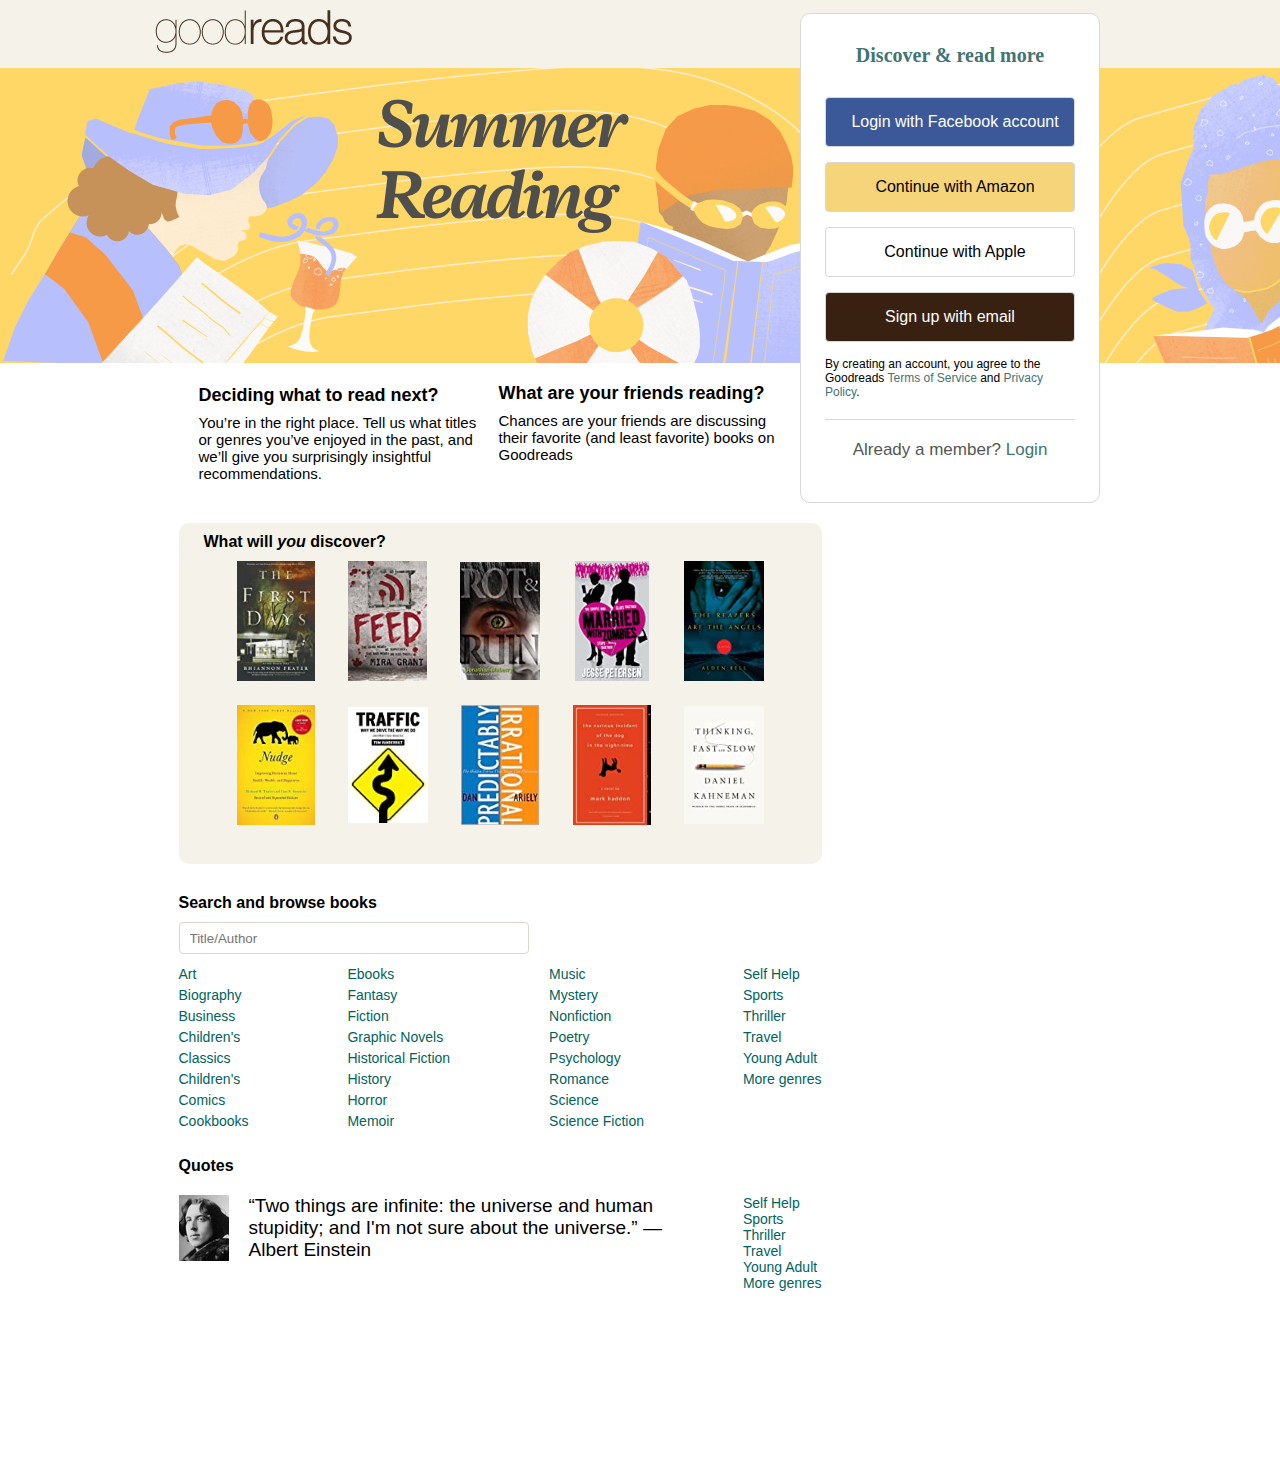
<file: index.html>
<!DOCTYPE html>
<html lang="en">
<head>
    <meta charset="UTF-8">
    <!-- <meta http-equiv="Content-Security-Policy" content="upgrade-insecure-requests">  -->
    <meta http-equiv="Content-Security-Policy" content="upgrade-insecure-requests"> 
    <meta name="viewport" content="width=device-width, initial-scale=1.0">
    <title>Document</title>
    
    <link rel="stylesheet" href="css/style.css">
</head>
<body>
    <main>
        <section>
            <header>
              <div id="logo">
                  <img  src="img/logo.png" alt="">
              </div>
            </header>
            <div id="container">
                <div class="img-cont">
                    <a href="books.html"><img src="img/main.png" alt=""></a>
               </div>
               <div id="form">
                   <h2>Discover  & read more</h2>
                   <div class="social" id="facebook">
                       <i class="fab fa-facebook-square"></i>
                       <p>Login with Facebook account</p>
                   </div>
                   <div class="social" id="amazon">
                       <i class="fab fa-amazon"></i>
                       <p>Continue with Amazon</p>
                   </div>
                   <div class="social" id="apple">
                      <i class="fab fa-apple"></i>
                      <p>Continue with Apple</p>
                   </div>
                   <div class="social" id="email">
                    <p><a style="color: white;" href="sign-up.html">Sign up with email</a></p>
                   </div>
                   <div class="privacy">
                    <p> By creating an account, you agree to the Goodreads <a href="#">Terms of Service</a> and <a href="#">Privacy Policy</a>.</p>
                   </div>
                   <h3>Already a member? <a href="login.html">Login</a></h3>
               </div>
            </div>
            <div id="main-container">

                <div id="text-con">
                    <div style="margin-top: 10px;" class="text">
                        <h4 style="font-size:18px">Deciding what to read next?</h4>
                        <p>You’re in the right place. Tell us what titles or genres you’ve enjoyed in the past, and we’ll give you surprisingly insightful recommendations.</p>
                    </div>
                    <div  class="text">
                        <h4 style="font-size:18px">What are your friends reading?</h4>
                        
                        <p>Chances are your friends are discussing their favorite (and least favorite) books on Goodreads</p>
                    </div>
                </div>
                <div id="title-container">
                 <h4>What will <em>you</em> discover?</h4>
                 <div class="book-row" id="first-row-ofBooks">
                      <a href="#"><img src="img/book1.jpg" alt=""></a>
                      <a target="_blank" href="https://vibdoc.com/rot-ruin.html"><img src="img/book2.jpg" alt=""></a>
                      <a href="#"><img src="img/book3.jpg" alt=""></a>
                      <a href="#"><img src="img/book4.jpg" alt=""></a>
                      <a href="#"><img src="img/book5.jpg" alt=""></a>
                 </div>
                 <div class="book-row" id="second-row-ofBooks">
                      <a href="#"><img src="img/book6.jpg" alt=""></a>
                      <a href="#"><img src="img/book7.jpg" alt=""></a>
                      <a href="#"><img src="img/book8.jpg" alt=""></a>
                      <a href="#"><img src="img/book9.jpg" alt=""></a>
                      <a href="#"><img src="img/book10.jpg" alt=""></a>
                 </div>
                </div>
                <div id="search-engines">
                    <h4>Search and browse books</h4>
                    <div id="nav-input">
                        <input type="text" placeholder="Title/Author">
                        <i class="fas fa-search"></i>
                    </div>
                    <div id="link-cont">
                        <div class="links" id="first-link">
                           <a href="">Art</a>
                           <a href="">Biography</a>
                           <a href="">Business</a>
                           <a href="">Children's</a>
                           <a href="">Classics</a>
                           <a href="">Children's</a>
                           <a href="">Comics</a>
                           <a href="">Cookbooks</a>
                        </div>
                        <div class="links" id="second-link">
                            <a href="">Ebooks</a>
                            <a href="">Fantasy</a>
                            <a href="">Fiction</a>
                            <a href="">Graphic Novels</a>
                            <a href="">Historical Fiction</a>
                            <a href="">History</a>
                            <a href="">Horror</a>
                            <a href="">Memoir</a>
                        </div>
                        <div class="links" id="third-link">
                            <a href="">Music</a>
                            <a href="">Mystery</a>
                            <a href="">Nonfiction</a>
                            <a href="">Poetry</a>
                            <a href="">Psychology</a>
                            <a href="">Romance</a>
                            <a href="">Science</a>
                            <a href="">Science Fiction</a>
                        </div>
                        <div class="links" id="fourth-link">
                            <a href="">Self Help</a>
                            <a href="">Sports</a>
                            <a href="">Thriller</a>
                            <a href="">Travel</a>
                            <a href="">Young Adult</a>
                            <a href="">More genres</a>
                        </div>
                    </div>
                </div>
                <div id="quotes">
                    <h4>Quotes</h4>
                    <div id="container">
                        <div  class="slider" id="author-cont">
                          <div  class="first-quota">
                              <img src="img/author.jpg" alt="">
                              <p>
                                “Two things are infinite: the universe and human stupidity; and I'm not sure about the universe.”
                                ― Albert Einstein
                             </p>
                            </div>
                        </div>  
                       
                            <div class="links" id="fourth-link">
                                <a href="">Self Help</a>
                                <a href="">Sports</a>
                                <a href="">Thriller</a>
                                <a href="">Travel</a>
                                <a href="">Young Adult</a>
                                <a href="">More genres</a>
                            </div>
                    </div>
                </div>
            </div>
        </section>
    </main>
   
  
    </script>
    <script type="module" src="js/addbook.js"></script>
    <script type="module" src="js/script.js"></script>
</body>
</html>
</file>
<file: css/style.css>
*, *::after, *::before {
  box-sizing: border-box;
  margin: 0;
  padding: 0;
  position: relative;
}

body {
  font-family: "Segoe UI", Tahoma, Geneva, Verdana, sans-serif;
}

.d-flex-r {
  display: flex;
  flex-direction: column;
  align-items: center;
  justify-content: center;
}

.social {
  display: flex;
  justify-content: center;
  align-items: center;
  cursor: pointer;
  width: 250px;
  height: 50px;
  border: 1px solid #d8d8d8;
  border-radius: 4px;
  margin-bottom: 15px;
}

.d-flex-col {
  display: flex;
  flex-direction: column;
  align-items: center;
  justify-content: center;
}

body {
  height: 100vh;
  width: 100vw;
  overflow-x: hidden;
}

main section {
  display: flex;
  flex-direction: column;
  align-items: center;
}
main section #modal {
  height: 100px;
  display: flex;
  flex-direction: column;
  align-items: center;
  justify-content: center;
  background: #fff;
  width: 650px;
  border-radius: 4px;
  border: 1px solid #545754;
}
main section #modal button {
  position: absolute;
  right: 0;
  bottom: 20px;
  margin-top: 20px;
  padding: 8px 16px;
  color: white;
  background: rgba(15, 15, 199, 0.795);
  border: 1px solid;
  border-radius: 4px;
}
main section #modal input {
  height: 40px;
  width: 200px;
  border: 1px solid #545754;
  border-radius: 4px;
  padding: 0 10px;
  outline: none;
}
main section header {
  width: 100%;
  padding: 10px 0;
  display: flex;
  justify-content: center;
  background: #f4f2e9;
  align-items: center;
}
main section header #logo {
  width: 970px;
  height: 48px;
  display: flex;
}
main section header #logo img {
  height: 43px;
  min-width: 197px;
}
main section #container {
  width: 100%;
  height: 290px;
  display: flex;
}
main section #container .img-con {
  width: 100%;
}
main section #container .img-con img {
  height: 285px;
  width: 100%;
  object-fit: cover;
}
main section #container #form {
  z-index: 1;
  padding: 30px 10px;
  display: flex;
  flex-direction: column;
  align-items: center;
  border-radius: 10px;
  bottom: -145px;
  background: white;
  position: absolute;
  right: 180px;
  width: 300px;
  height: 490px;
  border: 1px solid #d8d8d8;
}
main section #container #form a {
  color: #427472;
  text-decoration: none;
}
main section #container #form i {
  font-size: 25px;
  margin-right: 10px;
}
main section #container #form h2 {
  margin-bottom: 30px;
  font-size: 20px;
  font-family: serif;
  color: #427472;
}
main section #container #form h3 {
  margin-top: 20px;
  color: #545754;
  font-size: 17px;
  font-weight: 500;
}
main section #container #form #facebook {
  background: #3b5998;
  color: white;
}
main section #container #form #amazon {
  background: #f5d47a;
}
main section #container #form #email {
  background: #382110;
  color: white;
}
main section #container #form .privacy {
  font-size: 12px;
  width: 250px;
  border-bottom: 1px solid #d8d8d8;
  padding-bottom: 20px;
}
main section #main-container {
  margin-right: 280px;
  width: 643px;
}
main section #main-container #text-con {
  display: flex;
}
main section #main-container #text-con .text {
  margin-left: 20px;
  width: 280px;
  height: 130px;
  display: flex;
  flex-direction: column;
  justify-content: center;
  align-items: flex-start;
}
main section #main-container #text-con .text h4 {
  margin-bottom: 8px;
}
main section #main-container #text-con .text p {
  font-size: 15px;
}
main section #main-container #title-container, main section #main-container #books-container {
  display: flex;
  padding: 25px;
  width: 100%;
  flex-wrap: wrap;
  background: #f4f2e9;
  margin-top: 25px;
  border-radius: 10px;
  padding-top: 10px;
}
main section #main-container #title-container #author-list, main section #main-container #books-container #author-list {
  cursor: pointer;
  height: 60px;
  width: 100%;
  margin-top: 8px;
  border-radius: 6px;
  display: flex;
  flex-direction: row;
  align-items: center;
  justify-content: space-around;
  background: #fff;
  border: 1px solid transparent;
}
main section #main-container #title-container #books, main section #main-container #books-container #books {
  cursor: pointer;
}
main section #main-container #title-container #authors, main section #main-container #books-container #authors {
  cursor: pointer;
}
main section #main-container #title-container #book, main section #main-container #books-container #book {
  text-decoration: none;
  color: black;
  cursor: pointer;
  margin-top: 10px;
  display: flex;
  justify-content: center;
  align-items: center;
  margin-left: 8px;
  background: #797676;
  border-radius: 2px;
  height: 335px;
  width: 203px;
}
main section #main-container #title-container #book .info, main section #main-container #books-container #book .info {
  margin-left: 8px;
}
main section #main-container #title-container #book .info div, main section #main-container #books-container #book .info div {
  display: flex;
  flex-direction: column;
  margin-left: 9px;
  font-size: 14px;
}
main section #main-container #title-container #book .info h6, main section #main-container #books-container #book .info h6 {
  height: 22px;
  width: 101px;
  display: flex;
  justify-content: center;
  align-items: center;
  border: 1px solid rgba(132, 117, 117, 0.63);
  border-top: none;
  border-left: none;
  font-size: 12px;
}
main section #main-container #title-container #book img, main section #main-container #books-container #book img {
  height: 157px;
  width: 203px;
  position: absolute;
  top: 0;
  object-fit: cover;
}
main section #main-container #title-container #book button, main section #main-container #books-container #book button {
  position: absolute;
  bottom: 6px;
  width: 183px;
  height: 26px;
  font-size: 12px;
  background: #FFE602;
  border: transparent;
}
main section #main-container #title-container .book-row {
  width: 100%;
  display: flex;
  padding: 10px 0;
  justify-content: space-evenly;
}
main section #main-container #title-container .book-row img {
  object-fit: contain;
  width: 80px;
  height: 120px;
}
main section #main-container #search-engines {
  padding: 30px 0 0 0;
}
main section #main-container #search-engines #nav-input {
  margin-top: 10px;
  width: 350px;
  display: flex;
  padding: 0 10px;
  background: #fff;
  height: 32px;
  border-radius: 4px;
  border: 1px solid #dcd6cc;
}
main section #main-container #search-engines #nav-input input {
  width: 100%;
  height: 30px;
  border: none;
  outline: none;
}
main section #main-container #search-engines #nav-input i {
  position: absolute;
  right: 10px;
  bottom: 7px;
  cursor: pointer;
  color: #9b9b9b;
}
main section #main-container #search-engines #link-cont {
  padding: 10px 0 0 0;
  display: flex;
  justify-content: space-between;
}
main section #main-container #search-engines #link-cont .links {
  display: flex;
  flex-direction: column;
}
main section #main-container #search-engines #link-cont .links a {
  text-decoration: none;
  font-size: 14px;
  line-height: 1.5;
  color: #00635D;
}
main section #main-container #search-engines #link-cont .links a:hover {
  text-decoration: underline;
}
main section #main-container #quotes {
  padding: 25px 0 0 0;
}
main section #main-container #quotes #container {
  display: flex;
  padding: 20px 0 0 0;
  justify-content: space-between;
}
main section #main-container #quotes #container .slider {
  width: 500px;
}
main section #main-container #quotes #container .slider .first-quota {
  display: flex;
}
main section #main-container #quotes #container .slider .first-quota img {
  object-fit: cover;
}
main section #main-container #quotes #container .slider .first-quota p {
  margin-left: 20px;
  font-size: 19px;
}
main section #main-container #quotes #container .links {
  font-size: 14px;
  display: flex;
  flex-direction: column;
}
main section #main-container #quotes #container .links a {
  text-decoration: none;
  color: #00635D;
}
main section #main-container #quotes #container .links a:hover {
  text-decoration: underline;
}

.spin-container {
  position: absolute;
  top: 90px;
  height: calc(100vh - 90px);
  padding: 200px;
  text-align: center;
  width: 100vw;
  background: #091830;
}

.spin {
  border: 3px solid #0D4B9F;
  width: 200px;
  height: 200px;
  margin: 0 auto;
  border-radius: 50%;
  border-left-color: transparent;
  border-right-color: transparent;
  animation: rotate 2s cubic-bezier(0.26, 1.36, 0.74, -0.29) infinite;
}

#loader2 {
  border: 3px solid #E0EDFF;
  width: 220px;
  height: 220px;
  position: relative;
  top: -216px;
  border-left-color: transparent;
  border-right-color: transparent;
  animation: rotate2 2s cubic-bezier(0.26, 1.36, 0.74, -0.29) infinite;
}

#loader3 {
  border: 3px solid #005CDC;
  width: 240px;
  height: 240px;
  position: relative;
  top: -452px;
  border-left-color: transparent;
  border-right-color: transparent;
  animation: rotate 2s cubic-bezier(0.26, 1.36, 0.74, -0.29) infinite;
}

#loader4 {
  border: 3px solid #94B6E5;
  width: 260px;
  height: 260px;
  position: relative;
  top: -708px;
  border-left-color: transparent;
  border-right-color: transparent;
  animation: rotate2 2s cubic-bezier(0.26, 1.36, 0.74, -0.29) infinite;
}

@keyframes rotate {
  0% {
    transform: rotateZ(-360deg);
  }
  100% {
    transform: rotateZ(0deg);
  }
}
@keyframes rotate2 {
  0% {
    transform: rotateZ(360deg);
  }
  100% {
    transform: rotateZ(0deg);
  }
}
#text {
  color: #D6E3F6;
  font-family: Arial;
  font-size: 15px;
  position: relative;
  top: -857px;
}

/*# sourceMappingURL=style.css.map */
</file>
